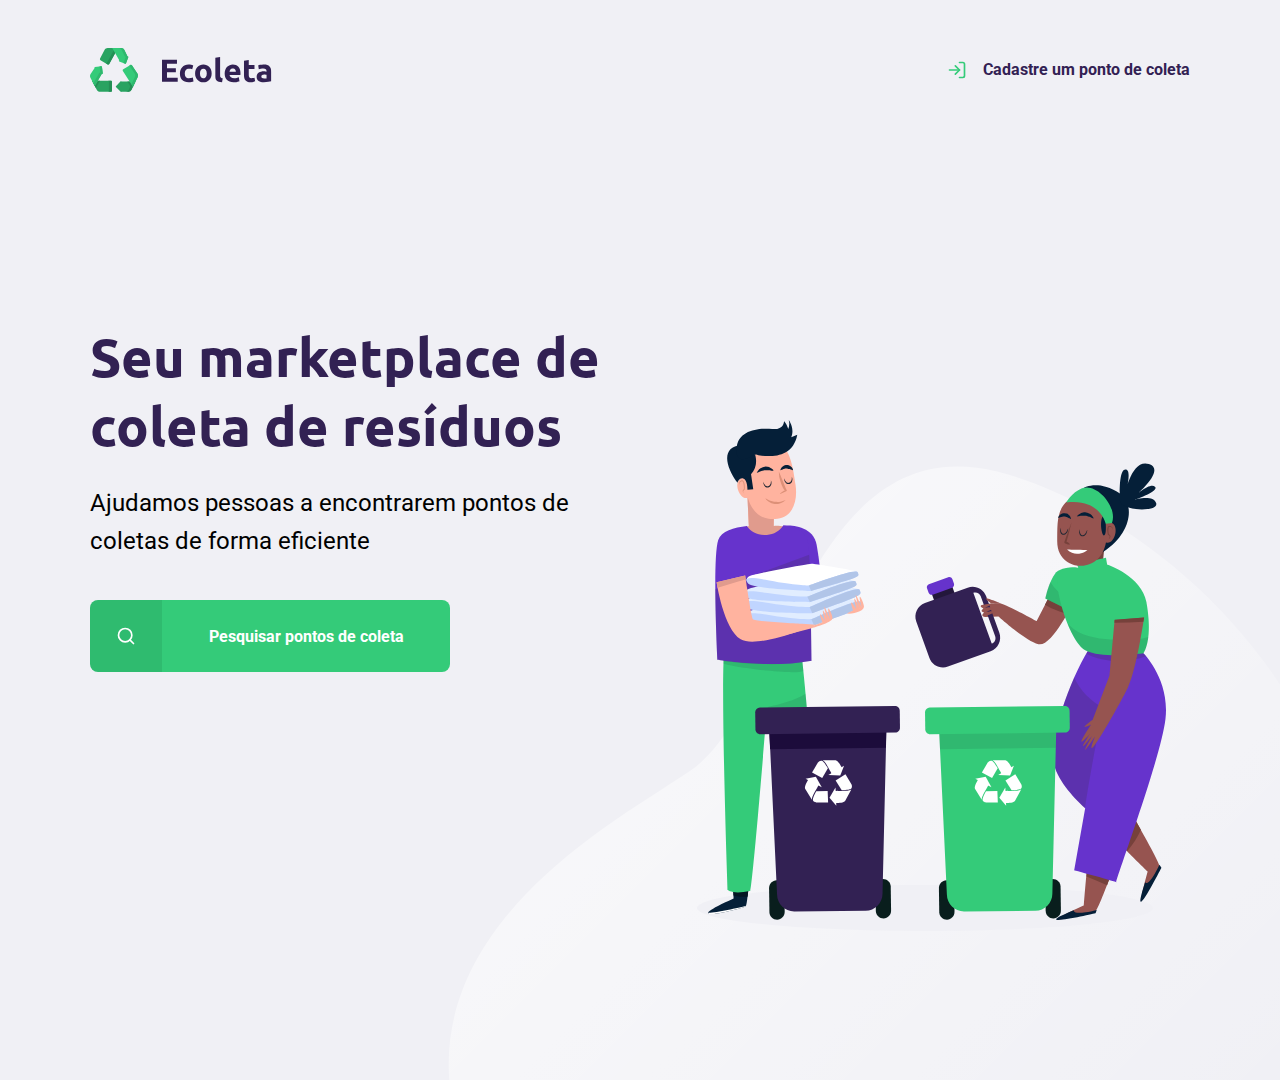
<file: index.html>
<!DOCTYPE html>
<html lang="pt_br">
<head>
    <meta charset="UTF-8">
    <meta name="viewport" content="width=device-width, initial-scale=1.0">
    <title>Ecoleta</title>
    <link rel="stylesheet" href="css/main.css">
    <link rel="stylesheet" href="css/home.css">
    <link rel="stylesheet" href="css/modal.css">
    <link rel="stylesheet" href="css/responsive.css">
    <link href="https://fonts.googleapis.com/css2?family=Roboto&family=Ubuntu:wght@700&display=swap" rel="stylesheet">
</head>
<body>

    <div id="page-home">

        <div class="content">
            <header>
                <img src="icones/logo.svg" alt="Logomarca">
                <a href="create-point.html">
                    <span></span>
                    Cadastre um ponto de coleta
                </a>
            </header>

            <main>

                <h1>Seu marketplace de coleta de resíduos</h1>

                <p>Ajudamos pessoas a encontrarem pontos de coletas de forma eficiente</p>

                <a href="#"><span></span><strong>Pesquisar pontos de coleta</strong></a>

            </main>
            
            
        </div>

    </div>

    <div id="modal" class="hide">
        <div class="content">
            <div class="header">
                <h1>Pontos de coleta</h1>
                <a href="#">Fechar</a>
            </div>
            <!--Vamos usar o label por questão de acessibilidade-->
            <label for="search">Cidade</label>
            <form action="search-results.html"> 
                <div class="search field">
                    <input type="text" name="search" placeholder="Pesquise por cidade">
                    <button>
                        <img src="/icones/search.svg" alt="Buscar">
                    </button>
                </div>
            </form>
        </div>
    </div>

    <script src="scripts/index.js"></script>
</body>
</html>
</file>
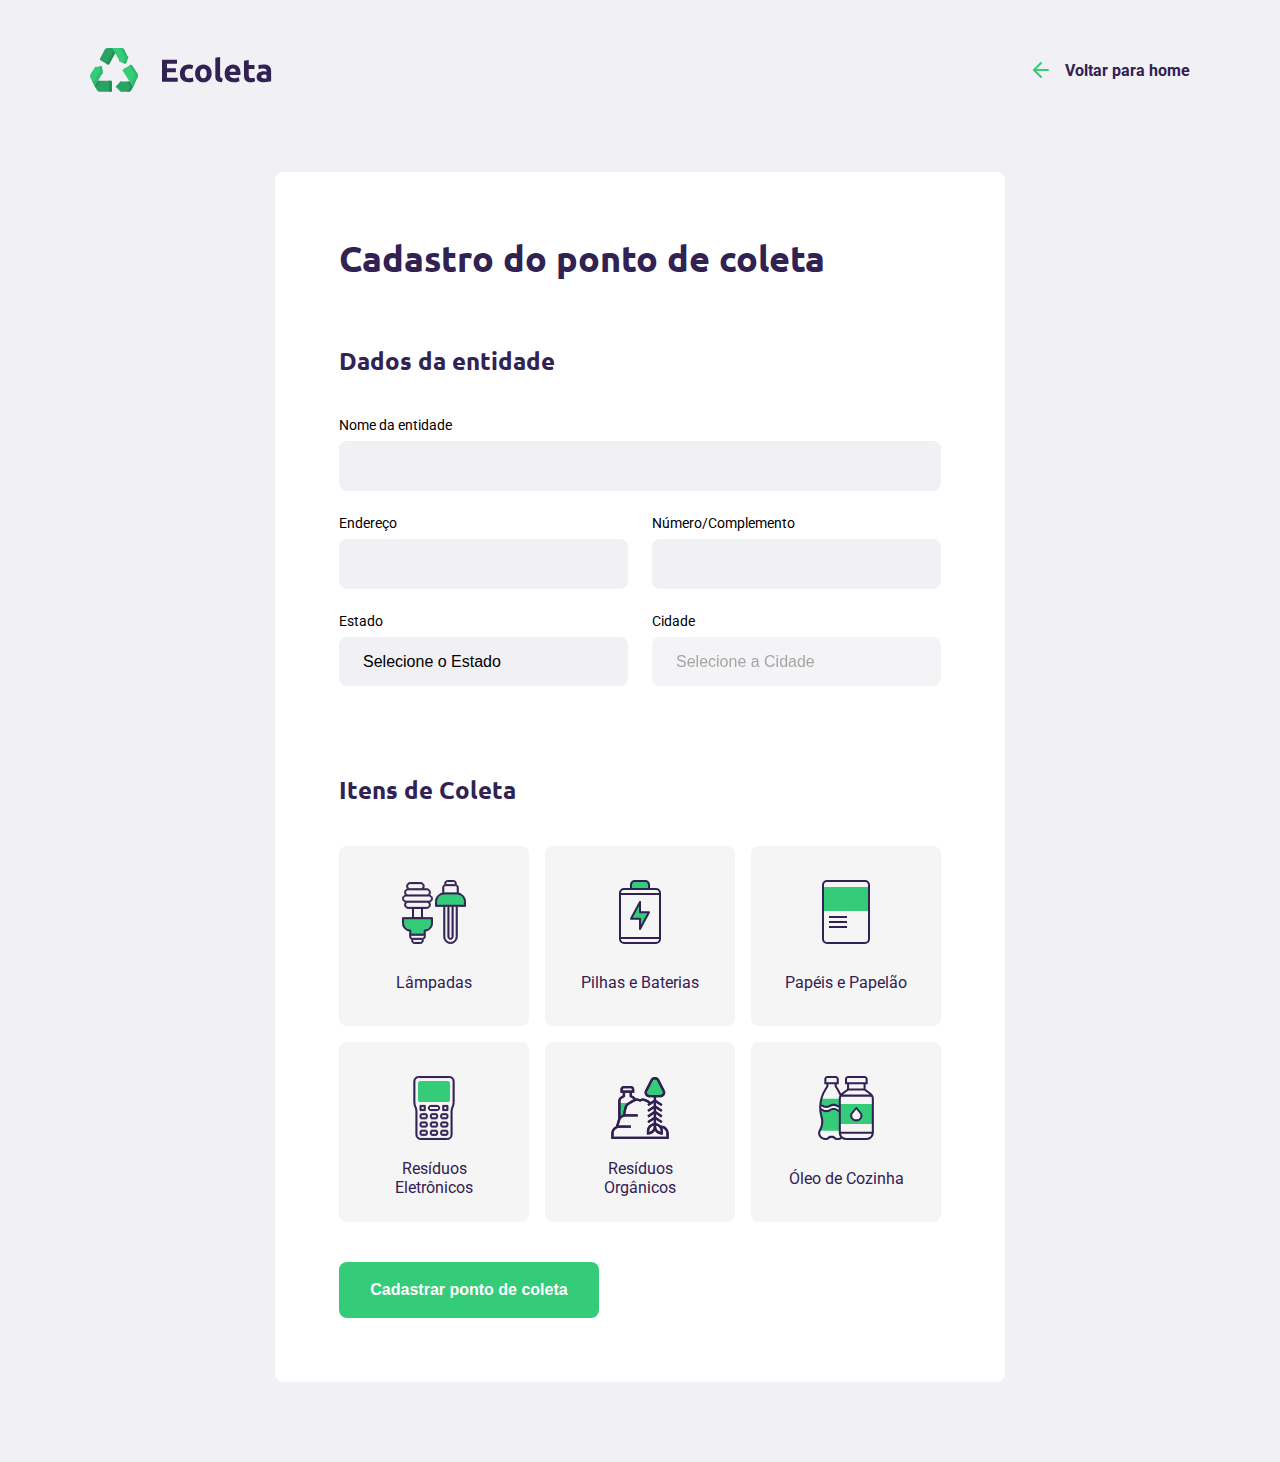
<file: create-point.html>
<!DOCTYPE html>
<html lang="pt_br">
<head>
    <meta charset="UTF-8">
    <meta name="viewport" content="width=device-width, initial-scale=1.0">
    <title>Criar um ponto de coleta</title>
    <link rel="stylesheet" href="css/main.css">
    <link rel="stylesheet" href="css/create-point.css">
    <link rel="stylesheet" href="css/responsive.css">
    <link href="https://fonts.googleapis.com/css2?family=Roboto&family=Ubuntu:wght@700&display=swap" rel="stylesheet">
</head>
<body>

    <div id="page-create-point">

            <header>
                <img src="icones/logo.svg" alt="Logomarca">
                <a href="index.html">
                    <span></span>
                    Voltar para home
                </a>
            </header>

            <form action="">

                <h1>Cadastro do ponto de coleta</h1>

                <fieldset> <!--coleçao de campos; mais semântico do que uma div-->
                    <legend>
                        <h2>Dados da entidade</h2>
                    </legend>

                    <div class="field">
                        <label for="name">Nome da entidade</label>
                        <input type="text" name="name" required>
                    </div>

                    <div class="field-group">
                        <div class="field">
                            <label for="address">Endereço</label>
                            <input type="text" name="address" required>
                        </div>
                        <div class="field">
                            <label for="address2">Número/Complemento</label>
                            <input type="text" name="address2" required>
                        </div>
                    </div>

                    <div class="field-group">
                        <div class="field">
                            <label for="state">Estado</label>
                            <select name="uf" required>
                                <option value="">Selecione o Estado</option>
                            </select>

                            <input type="hidden" name="state">
                        </div>
                        <div class="field">
                            <label for="city">Cidade</label>
                            <select name="city" disabled required>
                                <option value="">Selecione a Cidade</option>
                            </select>
                        </div>
                    </div>

                </fieldset>

                <fieldset>
                    <legend>
                        <h2>Itens de Coleta</h2>
                    </legend>

                    <div class="items-grid">
                        <li data-id="1">
                            <img src="icones/lampadas.svg" alt="Lâmpadas">
                            <span>Lâmpadas</span>
                        </li>

                        <li data-id="2">
                            <img src="icones/baterias.svg" alt="Pilhas e Baterias">
                            <span>Pilhas e Baterias</span>
                        </li>

                        <li data-id="3">
                            <img src="icones/papeis-papelao.svg" alt="Papéis e Papelão">
                            <span>Papéis e Papelão</span>
                        </li>

                        <li data-id="4">
                            <img src="icones/eletronicos.svg" alt="Resíduos Eletrônicos">
                            <span>Resíduos Eletrônicos</span>
                        </li>

                        <li data-id="5">
                            <img src="icones/organicos.svg" alt="Resíduos Orgânicos">
                            <span>Resíduos Orgânicos</span>
                        </li>

                        <li data-id="6">
                            <img src="icones/oleo.svg" alt="Óleo de Cozinha">
                            <span>Óleo de Cozinha</span>
                        </li>
                    </div>

                    <input type="hidden" name="items">
                </fieldset>

                <button type="submit">Cadastrar ponto de coleta</button>

            </form>
            
    </div>

    
    <script src="scripts/create-point.js"></script>
</body>
</html>
</file>
<file: css/main.css>
:root{
    --title-color: #322153;
    --primary-color: #34cb79;
}

* {
    margin: 0;
    padding: 0;
    box-sizing: border-box;
}

html{
    font-family: 'Roboto', sans-serif; 
}

body{
    background: #f0f0f5;
    -webkit-font-smoothing: antialiased;
}

a{
    text-decoration: none;
}

h1, h2, h3, h4, h5, h6{
    color: var(--title-color);
    font-family: 'Ubuntu', sans-serif; 
}
</file>
<file: css/home.css>
#page-home{
    height: 120vh;
    background-image: url('../icones/home-background.svg');
    background-repeat: no-repeat;
    background-position: 35vw bottom;
}

#page-home .content{
    display: flex;
    flex-direction: column;
    height: 100%;
    width: 90%;
    max-width: 1100px;
    margin: 0 auto;
}

#page-home header{
    display: flex;
    align-items: center;
    justify-content: space-between;
    margin-top: 48px;
}

#page-home header a{
    display: flex;
    color: var(--title-color);
    font-weight: 700;
}

#page-home header a span{
    display: flex;
    background-image: url('../icones/log-in.svg');
    width: 20px;
    height: 20px;
    margin-right: 16px;
}

#page-home main{
    max-width: 560px;
    height: 90vh;
    display: flex;
    flex-direction: column;
    justify-content: center;
}

#page-home main h1{
    font-size: 54px;
    color: var(--title-color);
}

#page-home main p{
    font-size: 24px;
    line-height: 38px;
    margin-top: 24px;
}

#page-home main a{
    width: 100%;
    max-width: 360px;
    height: 72px;
    border-radius: 8px;
    display: flex;
    align-items: center;
    margin-top: 40px;
    background-color: var(--primary-color);
}

#page-home main a:hover{
    background-color: #2fb86e;
    transition: 400ms;
}

#page-home main a span{
    width: 72px;
    height: 72px;
    background-color: rgba(0, 0, 0, 0.08);
    border-top-left-radius: 8px;
    border-bottom-left-radius: 8px;
    display: flex;
    align-items: center;
    justify-content: center;
}

#page-home main a span::after{
    content: "";
    background-image: url('../icones/search.svg');
    width: 20px;
    height: 20px;
}

#page-home main a strong{
    flex: 1;
    color: white;
    text-align: center;
}
</file>
<file: css/modal.css>
#modal{
    background-color: #0E0A14ef;
    height: 100vh;
    width: 100vw;
    position: fixed;
    top: 0;
    display: flex;
    justify-content: center;
    align-items: center;
    transition: 400ms;
}

#modal.hide{
    display: none;
}

#modal .content{
    color: white;
    width: 420px;
}

#modal .header{
    display: flex;
    align-items: center;
    justify-content: space-between;
}

#modal .header a{
    background-image: url(../icones/x.svg);
    width: 20px;
    height: 20px;
    display: flex;
    font-size: 0.01px;
}

#modal .header h1{
    color: white;
    font-size: 36px;
    line-height: 2px;
    margin-bottom: 48px;
}

#modal form label{
    font-size: 14px;
    line-height: 16px;
    display: block;
    margin-bottom: 8px;
}

#modal form .field{
    display: flex;
}

#modal form input{
    flex: 1;
    background-color: #f0f0f5;
    border-radius: 8px 0 0 8px;
    border: 0;
    padding: 16px 24px;
    font-size: 16px;
    color: #6c6c80;
    outline: none;
}

#modal form button{
    width: 72px;
    height: 72px;
    background-color: var(--primary-color);
    border: 0;
    border-radius: 0 8px 8px 0;
    outline: none;
    transition: background-color 400ms;
}

#modal form button:hover{
    background-color: #2fb86e;
}
</file>
<file: css/responsive.css>
@media (max-width: 900px) {
    #page-home{
        background-position-x: 70vw;
    }

    #page-home .content{
        align-items: center;
        text-align: center;
    }

    #page-home header a{
        position: absolute;
        bottom: -85px;
        left: 50%;
        transform: translateX(-50%);
    }

    #page-home main{
        align-items: center;
    }

    #page-search-results .cards{
        grid-template-columns: 1fr;
    }

    #page-search-results .cards img{
        height: 250px;
    }
}

@media (min-width: 1440px) {
    #page-home{
        height: 100vh;
        background-position: 43vw bottom;
    }
}

@media (max-height: 760px) {
    #page-home{
       background-position-y: 140px;
    }
}
</file>
<file: css/create-point.css>
#page-create-point {
    width: 90%;
    max-width: 1100px;
    margin: 0 auto;
}

#page-create-point header{
    display: flex;
    justify-content: space-between;
    align-items: center;
    margin-top: 48px;
}

#page-create-point header a{
    color: var(--title-color);
    font-weight: bold;
    display: flex;
    align-items: center;
}

#page-create-point header a span{
    margin-right: 16px;
    background-image: url('../icones/arrow-left.svg');
    display: flex;
    width: 20px;
    height: 24px;
}

form{
    background-color: white;
    /*alinhamento da caixa pelo lado de fora*/
    margin: 80px auto;
    /**/
    padding: 64px;
    border-radius: 8px;
    max-width: 730px;
}

form h1{
    font-size: 36px;
}

form fieldset{
    margin-top: 64px;
    border: 0;
}

form legend{
    margin-bottom: 40px;
}

form legend h2{
    font-size: 24px;
}

form .field{
    flex: 1;
    display: flex;
    flex-direction: column;
    margin-bottom: 24px;
}

form .field-group{
    display: flex;
}

form input, form select{
    background-color: #f0f0f5;
    border: 0;
    padding: 16px 24px;
    font-size: 16px;
    outline: none;
    border-radius: 8px;
}

form select{
    -webkit-appearance: none;
    -moz-appearance: none;
    appearance: none;
}

form label{
    font-size: 14px;
    margin-bottom: 8px;
}

form .field-group .field + .field{
    margin-left: 24px;
}

form button{
    width: 260px;
    height: 56px;
    background-color: var(--primary-color);
    border-radius: 8px;
    color: white;
    font-weight: bold;
    font-size: 16px;
    border: 0;
    margin-top: 40px;
    transition: background-color 400ms;
}

form button:hover{
    background-color: #2fb86e;
}

.items-grid{
    display: grid;
    grid-template-columns: 1fr 1fr 1fr; /*ajusta o elemento na tela de acordo com o n de colunas, no caso 3, jogando o restante pra baixo*/
    gap: 16px; /*tipo um margim mas "mais fácil", deixando todo os espaços ja certinhos*/
}

.items-grid li{
    background-color: #f5f5f5;
    list-style: none;
    border: 2px solid #f5f5f5;
    border-radius: 8px;
    height: 180px;
    padding: 32px 24px 16px;
    display: flex;
    flex-direction: column;
    align-items: center;
    justify-content: space-between;
    text-align: center;
    cursor: pointer;
}

.items-grid li span{
    margin-top: 12px;
    flex: 1;
    display: flex;
    align-items: center;
    color: var(--title-color);
}

.items-grid li.selected{
    background: #e1faec;
    border: 2px solid #34cb79;
}

.items-grid li img,
.items-grid li span {
    pointer-events: none;
}
</file>
